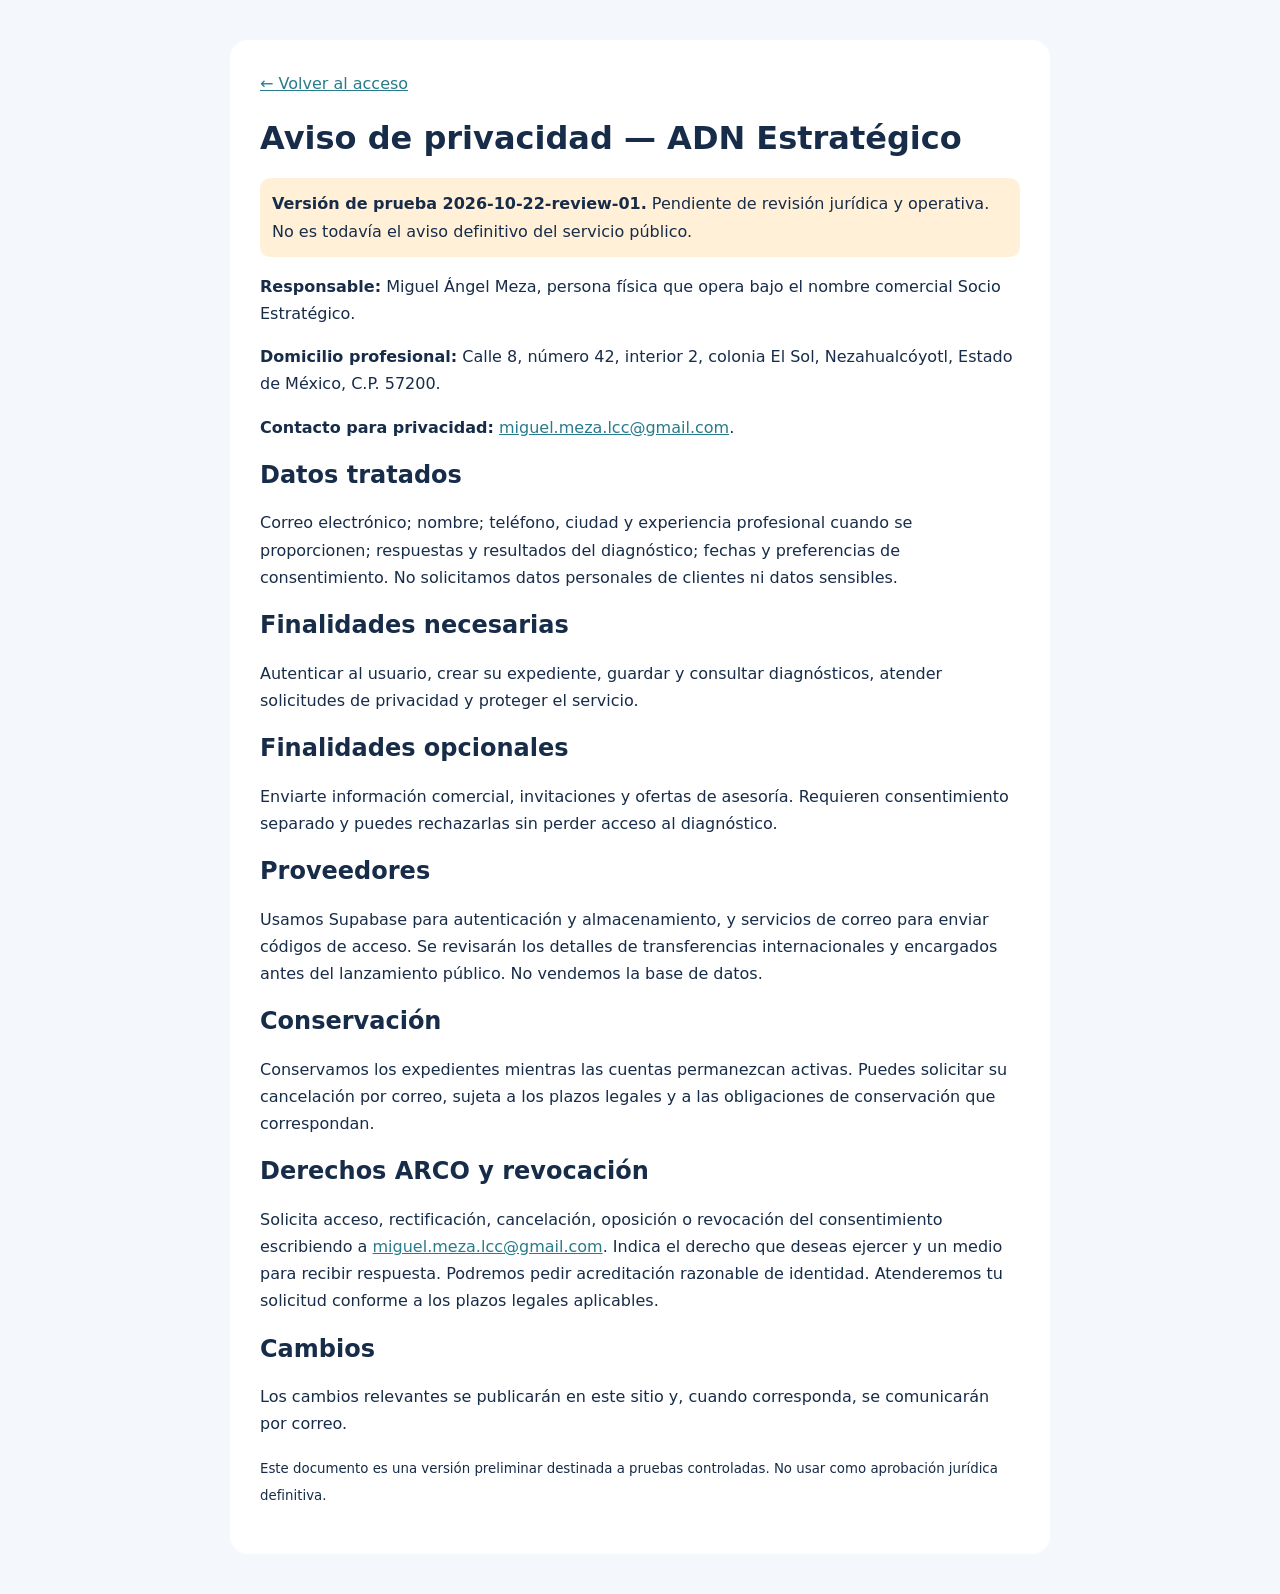
<file: adn-aviso-privacidad.html>
<!doctype html><html lang="es"><head><meta charset="utf-8"><meta name="viewport" content="width=device-width,initial-scale=1"><title>Aviso de privacidad | ADN Estratégico</title><style>body{font:16px/1.7 system-ui,sans-serif;color:#172c49;background:#f4f7fb;margin:0}main{max-width:760px;margin:40px auto;padding:30px;background:white;border-radius:18px}h1,h2{line-height:1.2}a{color:#287b8a}.warning{padding:12px;background:#fff0d7;border-radius:10px}</style></head><body><main><a href="adn-acceso.html">← Volver al acceso</a><h1>Aviso de privacidad — ADN Estratégico</h1><p class="warning"><strong>Versión de prueba 2026-10-22-review-01.</strong> Pendiente de revisión jurídica y operativa. No es todavía el aviso definitivo del servicio público.</p><p><strong>Responsable:</strong> Miguel Ángel Meza, persona física que opera bajo el nombre comercial Socio Estratégico.</p><p><strong>Domicilio profesional:</strong> Calle 8, número 42, interior 2, colonia El Sol, Nezahualcóyotl, Estado de México, C.P. 57200.</p><p><strong>Contacto para privacidad:</strong> <a href="mailto:miguel.meza.lcc@gmail.com">miguel.meza.lcc@gmail.com</a>.</p><h2>Datos tratados</h2><p>Correo electrónico; nombre; teléfono, ciudad y experiencia profesional cuando se proporcionen; respuestas y resultados del diagnóstico; fechas y preferencias de consentimiento. No solicitamos datos personales de clientes ni datos sensibles.</p><h2>Finalidades necesarias</h2><p>Autenticar al usuario, crear su expediente, guardar y consultar diagnósticos, atender solicitudes de privacidad y proteger el servicio.</p><h2>Finalidades opcionales</h2><p>Enviarte información comercial, invitaciones y ofertas de asesoría. Requieren consentimiento separado y puedes rechazarlas sin perder acceso al diagnóstico.</p><h2>Proveedores</h2><p>Usamos Supabase para autenticación y almacenamiento, y servicios de correo para enviar códigos de acceso. Se revisarán los detalles de transferencias internacionales y encargados antes del lanzamiento público. No vendemos la base de datos.</p><h2>Conservación</h2><p>Conservamos los expedientes mientras las cuentas permanezcan activas. Puedes solicitar su cancelación por correo, sujeta a los plazos legales y a las obligaciones de conservación que correspondan.</p><h2>Derechos ARCO y revocación</h2><p>Solicita acceso, rectificación, cancelación, oposición o revocación del consentimiento escribiendo a <a href="mailto:miguel.meza.lcc@gmail.com">miguel.meza.lcc@gmail.com</a>. Indica el derecho que deseas ejercer y un medio para recibir respuesta. Podremos pedir acreditación razonable de identidad. Atenderemos tu solicitud conforme a los plazos legales aplicables.</p><h2>Cambios</h2><p>Los cambios relevantes se publicarán en este sitio y, cuando corresponda, se comunicarán por correo.</p><p><small>Este documento es una versión preliminar destinada a pruebas controladas. No usar como aprobación jurídica definitiva.</small></p></main></body></html>
</file>
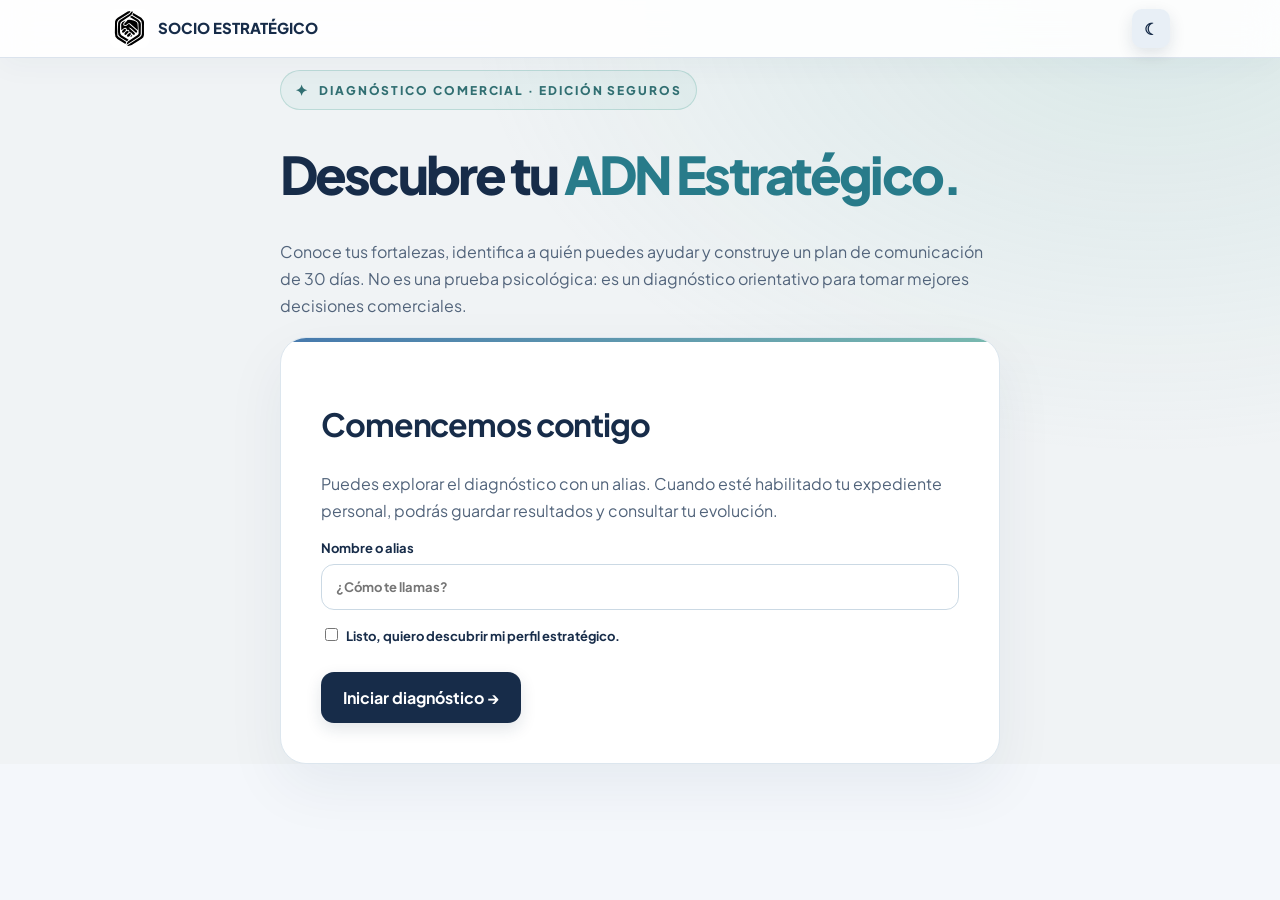
<file: adn-estrategico.html>
<!doctype html><html lang="es"><head><meta charset="utf-8"><meta name="viewport" content="width=device-width,initial-scale=1"><title>ADN Estratégico | Socio Estratégico</title><link rel="icon" href="socio-estrategico-logo.svg"><link rel="preconnect" href="https://fonts.googleapis.com"><link href="https://fonts.googleapis.com/css2?family=Plus+Jakarta+Sans:wght@400;500;600;700;800&display=swap" rel="stylesheet"><style>
:root{font-family:"Plus Jakarta Sans",sans-serif;color:#172c49;background:#f4f7fb}*{box-sizing:border-box}body{margin:0}header{padding:20px max(5%,calc((100% - 1050px)/2));display:flex;align-items:center;justify-content:space-between;border-bottom:1px solid #dbe3ed;background:white}header a{color:#172c49;text-decoration:none;font-weight:800}header img{width:36px;vertical-align:middle;margin-right:9px}main{max-width:850px;margin:50px auto;padding:0 20px}.eyebrow{color:#287b8a;font-size:12px;font-weight:800;letter-spacing:.16em;text-transform:uppercase}h1{font-size:clamp(30px,5vw,52px);letter-spacing:-.055em;line-height:1.12}h2{letter-spacing:-.035em}p{line-height:1.7;color:#52647b}.panel{background:white;border:1px solid #e1e8f0;border-radius:22px;padding:clamp(22px,4vw,40px);box-shadow:0 16px 45px #172c4910;margin-top:26px}.grid{display:grid;grid-template-columns:1fr 1fr;gap:14px}label{font-size:13px;font-weight:700;display:block;margin:10px 0}input{width:100%;padding:14px;border:1px solid #cad5e2;border-radius:10px;font:inherit;margin-top:8px}.btn{background:#172c49;color:white;border:0;border-radius:12px;padding:15px 22px;font:inherit;font-weight:700;cursor:pointer;margin-top:18px}.btn:disabled{opacity:.45;cursor:not-allowed}.secondary{background:#e8eff6;color:#172c49}.options{display:grid;gap:12px}.option{border:1px solid #cfdbe8;border-radius:12px;padding:17px;cursor:pointer;text-align:left;background:white;color:#172c49;font:inherit}.option.selected{border:2px solid #287b8a;background:#e8f5f4}.bar{height:8px;background:#e7edf4;border-radius:8px;overflow:hidden}.bar span{display:block;height:100%;background:#287b8a;transition:width .3s}.row{display:flex;gap:12px;justify-content:space-between;align-items:center;flex-wrap:wrap}.muted{font-size:13px;color:#63758b}.metric{font-size:48px;font-weight:800;color:#287b8a}.pill{display:inline-block;padding:8px 12px;border-radius:20px;background:#e8f5f4;color:#14636a;font-weight:700;font-size:13px}.hide{display:none}ul{line-height:1.9;color:#52647b}@media(max-width:620px){.grid{grid-template-columns:1fr}main{margin:28px auto}}
</style><link rel="stylesheet" href="adn-form-premium.css?v=1"><link rel="stylesheet" href="adn-form-compact.css?v=3"><link rel="stylesheet" href="adn-result-premium.css?v=3"></head><body><header><a href="index.html"><img src="socio-estrategico-logo.svg" alt="">SOCIO ESTRATÉGICO</a><button class="btn secondary" id="theme" style="margin:0">☾</button></header><main><div class="eyebrow">Diagnóstico comercial · Edición seguros</div><h1>Descubre tu <span style="color:#287b8a">ADN Estratégico.</span></h1><p>Conoce tus fortalezas, identifica a quién puedes ayudar y construye un plan de comunicación de 30 días. No es una prueba psicológica: es un diagnóstico orientativo para tomar mejores decisiones comerciales.</p><section class="panel" id="start"><h2>Comencemos contigo</h2><p>Puedes explorar el diagnóstico con un alias. Cuando esté habilitado tu expediente personal, podrás guardar resultados y consultar tu evolución.</p><label>Nombre o alias<input id="name" maxlength="80" placeholder="¿Cómo te llamas?"></label><label><input id="consent" type="checkbox" style="width:auto;margin-right:8px">Listo, quiero descubrir mi perfil estratégico.</label><button class="btn" id="begin">Iniciar diagnóstico →</button></section><section class="panel hide" id="quiz"><div class="row"><span class="eyebrow" id="block"></span><span class="muted" id="count"></span></div><div class="bar"><span id="progress"></span></div><h2 id="question"></h2><div class="options" id="options"></div><div class="row"><button class="btn secondary" id="prev">← Anterior</button><button class="btn" id="next" disabled>Siguiente →</button></div></section><section class="panel hide" id="result"><span class="pill">Tu diagnóstico inicial</span><h2 id="headline"></h2><div class="result-score-card"><div class="metric" id="score"></div><p><strong>Índice de claridad estratégica</strong>Indicador orientativo para identificar oportunidades de desarrollo comercial.</p></div><p class="result-intro" id="description"></p><div class="result-priority" aria-live="polite"><span class="result-priority-label">Tu siguiente paso recomendado</span><strong id="priority-title"></strong><p id="priority-detail"></p></div><div class="result-insights"><div class="result-insight"><h3>Segmento para explorar</h3><p id="segment"></p></div><div class="result-insight"><h3>Canales para poner a prueba</h3><p id="channels"></p></div></div><details class="result-plan"><summary>Tu plan personalizado de 30 días <span>Ver las 4 etapas</span></summary><ul id="personal-plan"></ul></details><p class="muted result-disclaimer">El resultado es una hipótesis inicial; no garantiza ventas ni sustituye investigación de mercado.</p><div class="row result-actions"><button class="btn" id="pdf">Guardar resultado en PDF ↓</button><a class="btn secondary" id="coach" target="_blank" rel="noopener" style="text-decoration:none">Solicitar asesoría ↗</a></div><div class="result-secondary-actions"><button class="btn secondary" id="repeat">Repetir diagnóstico</button><a href="adn-acceso.html">Volver a mi expediente →</a></div><p id="save-status" class="muted" role="status" aria-live="polite"></p></section></main><script src="adn-auth-config.js"></script><script>
const Q=[["¿Qué te motivó a dedicarte a los seguros?",["Proteger a las familias","Construir independencia económica","Enseñar sobre finanzas","Desarrollar relaciones duraderas"]],["¿Qué te genera mayor satisfacción?",["Resolver un problema","Alcanzar una meta","Explicar algo complejo","Ganar confianza"]],["¿Qué quieres que recuerden tus clientes?",["Mi empatía","Mi capacidad de ejecución","Mi claridad","Mi cercanía"]],["¿Qué deseas fortalecer hoy?",["Escucha","Disciplina comercial","Comunicación","Networking"]],["Ante una objeción, ¿qué haces primero?",["Pregunto y escucho","Busco una solución concreta","Explico con ejemplos","Fortalezco la relación"]],["¿Qué actividad disfrutas más?",["Asesorar","Negociar","Educar","Relacionarme"]],["¿Cuál es tu fortaleza principal?",["Empatía","Orientación a resultados","Claridad para explicar","Crear conexiones"]],["¿Cómo inicias una conversación comercial?",["Pregunto por sus necesidades","Planteo un objetivo","Comparto un dato útil","Busco un punto en común"]],["¿Con quién conectas naturalmente?",["Familias con hijos","Emprendedores","Profesionistas","Personas próximas al retiro"]],["¿Qué necesidad te interesa resolver?",["Protección familiar","Continuidad de negocios","Planeación patrimonial","Retiro"]],["¿Qué tanto conoces a ese público?",["Aún no lo conozco","Tengo algunas hipótesis","He hablado con personas de ese segmento","He validado necesidades con clientes"]],["¿Cómo elegiste ese segmento?",["Por intuición","Por recomendaciones","Por mi experiencia","Por investigación y conversaciones"]],["¿Qué formato te resulta más natural?",["Conversaciones individuales","Videos cortos","Artículos y publicaciones","Eventos y comunidades"]],["¿En qué canal ya tienes relaciones?",["WhatsApp","Instagram o TikTok","LinkedIn","Facebook"]],["¿Cómo eliges tus canales?",["Por popularidad","Por comodidad","Por dónde está mi audiencia","Por pruebas y resultados"]],["¿Cuánto tiempo puedes dedicar semanalmente?",["Menos de 2 horas","2 a 4 horas","5 a 7 horas","8 horas o más"]],["¿Qué tan definido está tu cliente ideal?",["Nada definido","Tengo una idea general","Tengo un segmento específico","Tengo un perfil validado"]],["¿Qué tan clara es tu propuesta de valor?",["No la he definido","Es muy general","Puedo explicarla en una frase","La he probado con clientes"]],["¿Cómo evalúas tu estrategia actual?",["No tengo una","Improviso","Tengo un plan","Mido y ajusto periódicamente"]],["¿Qué necesitas para avanzar?",["Encontrar propósito","Definir un segmento","Elegir canales","Crear un plan medible"]]];const $=id=>document.getElementById(id);let answers=Array(20).fill(null),i=0,person="";const blocks=["Propósito y motivación","Estilo comercial","Afinidad con el mercado","Canales y comunicación","Coherencia estratégica"];const profiles=["Consultivo","Orientado a resultados","Educador","Conector"];function show(id){["start","quiz","result"].forEach(x=>$(x).classList.toggle("hide",x!==id))}function render(){const [q,opts]=Q[i];$("block").textContent=blocks[Math.floor(i/4)];$("count").textContent=(i+1)+" / 20";$("progress").style.width=((i+1)/20*100)+"%";$("question").textContent=q;$("options").replaceChildren();opts.forEach((s,k)=>{const b=document.createElement("button");b.className="option"+(answers[i]===k?" selected":"");b.textContent=s;b.onclick=()=>{answers[i]=k;render()};$("options").append(b)});$("prev").disabled=i===0;$("next").disabled=answers[i]===null;$("next").textContent=i===19?"Ver diagnóstico →":"Siguiente →"}$("begin").onclick=()=>{person=$("name").value.trim();if(!person||!$("consent").checked){alert("Para continuar, escribe tu nombre o alias y confirma que deseas iniciar tu diagnóstico estratégico.");return}show("quiz");render()};$("prev").onclick=()=>{if(i>0)i--;render()};$("next").onclick=()=>{if(answers[i]===null)return;if(i<19){i++;render()}else finish()};async function finish(){const counts=[0,0,0,0];answers.slice(0,8).forEach(v=>counts[v]++);let top=counts.indexOf(Math.max(...counts));const levels=[0,33,67,100];const score=Math.round([10,11,14,16,17,18].reduce((s,n)=>s+levels[answers[n]],0)/6);const segments=["familias con hijos","emprendedores","profesionistas","personas próximas al retiro"];const channel=["WhatsApp","Instagram o TikTok","LinkedIn","Facebook"];const style=profiles[top];$("headline").textContent=person+", tu orientación predominante es "+style;$("score").textContent=score+"/100";$("description").textContent=style==="Consultivo"?"Tu fortaleza inicial es escuchar y comprender necesidades.":style==="Orientado a resultados"?"Tu fortaleza inicial es convertir objetivos en acciones concretas.":style==="Educador"?"Tu fortaleza inicial es traducir conceptos complejos a lenguaje útil.":"Tu fortaleza inicial es generar confianza y relaciones."; $("segment").textContent="Explora primero el segmento de "+segments[answers[8]]+". Valida esta hipótesis mediante entrevistas antes de invertir en publicidad.";$("channels").textContent="Prueba "+channel[answers[13]]+" como canal de relación inicial y contrástalo con los hábitos reales de tu segmento. Formato preferido: "+Q[12][1][answers[12]]+".";const gaps=[{title:"Conoce mejor a tu cliente ideal",detail:"Agenda cinco conversaciones con personas de tu segmento y registra necesidades reales antes de diseñar una campaña.",test:()=>answers[10]<2||answers[11]<2||answers[16]<2},{title:"Haz más concreta tu propuesta de valor",detail:"Redacta en una frase a quién ayudas, qué problema resuelves y qué resultado puede esperar. Valídala con tres personas.",test:()=>answers[17]<2},{title:"Convierte tu estrategia en un plan medible",detail:"Define una meta semanal de conversaciones, seguimiento y aprendizaje. Revísala cada viernes para ajustar tus acciones.",test:()=>answers[18]<2},{title:"Valida tu canal de comunicación",detail:"Pregunta a cinco clientes dónde buscan información y contrasta sus respuestas con el canal que elegiste.",test:()=>answers[14]<2},{title:"Fortalece tu constancia comercial",detail:"Reserva dos bloques semanales para prospectar y dar seguimiento; registra cada conversación y su próximo paso.",test:()=>answers[15]<2}];const priority=gaps.find(g=>g.test())||{title:"Optimiza lo que ya estás haciendo",detail:"Documenta qué conversaciones generan mayor interés y prueba un ajuste por semana durante el próximo mes."};$("priority-title").textContent=priority.title;$("priority-detail").textContent=priority.detail;const plans=[
{test:()=>answers[10]<2||answers[11]<2||answers[16]<2,weeks:["Define un segmento concreto y prepara cinco preguntas abiertas sobre sus necesidades de protección.","Entrevista a cinco personas de ese segmento; anota sus preocupaciones sin intentar vender.","Agrupa los hallazgos en tres necesidades frecuentes y redacta un perfil de cliente ideal.","Valida tu perfil con otras tres conversaciones y ajusta tu propuesta según lo aprendido."]},
{test:()=>answers[17]<2,weeks:["Escribe en una frase a quién ayudas, qué necesidad atiendes y cómo aportas valor.","Contrasta esa frase con tres clientes o conocidos; identifica qué palabras generan dudas.","Prepara dos versiones de tu propuesta y pruébalas en cinco conversaciones reales.","Elige la versión más clara, documenta las objeciones y mejora tu mensaje."]},
{test:()=>answers[18]<2,weeks:["Establece una meta semanal realista de conversaciones y seguimientos; anótala en una hoja de control.","Bloquea dos espacios en tu agenda para ejecutar tu plan y registra cada contacto.","Revisa tasas de respuesta y próximos pasos; cambia solo una variable de tu proceso.","Compara resultados con la primera semana y define una rutina comercial sostenible."]},
{test:()=>answers[14]<2,weeks:["Pregunta a cinco personas de tu segmento qué canales utilizan para informarse sobre seguros.","Elige un canal principal y define un mensaje breve adaptado a ese medio.","Comparte dos contenidos útiles y abre cinco conversaciones sin presión comercial.","Revisa respuestas e interés; decide si mantener o cambiar el canal."]},
{test:()=>answers[15]<2,weeks:["Reserva dos bloques de 30 minutos para prospectar y otros dos para seguimiento.","Prepara una lista de diez contactos pertinentes y registra el siguiente paso de cada uno.","Realiza cinco seguimientos con un mensaje de valor y documenta las respuestas.","Evalúa tu constancia, ajusta horarios y establece una meta para el mes siguiente."]}
];const selected=plans.find(p=>p.test());const fallback=["Selecciona un objetivo comercial concreto y define cómo medirlo.","Conversar con cinco personas de tu segmento para detectar necesidades nuevas.","Prueba dos mensajes o formatos y registra la respuesta de cada uno.","Revisa los aprendizajes, ajusta una variable y repite tu diagnóstico."];const steps=selected?.weeks||fallback;const planRoot=$("personal-plan");planRoot.replaceChildren();steps.forEach((step,index)=>{const li=document.createElement("li");li.textContent="Semana "+(index+1)+": "+step;planRoot.append(li)});$("coach").href="https://wa.me/525512330537?text="+encodeURIComponent("Hola Miguel, terminé ADN Estratégico. Mi perfil es "+style+" y mi índice inicial fue "+score+"/100. Me interesa una sesión de coaching.");show("result");const status=$("save-status");status.textContent="";try{const cfg=window.ADN_AUTH_CONFIG;if(!cfg?.url||!cfg?.publishableKey){status.textContent="Resultado de prueba: no se guardó.";return}const {createClient}=await import("https://cdn.jsdelivr.net/npm/@supabase/supabase-js@2/+esm");const db=createClient(cfg.url,cfg.publishableKey,{auth:{persistSession:true,autoRefreshToken:true,detectSessionInUrl:false}});const {data:{user}}=await db.auth.getUser();if(!user){status.textContent="Resultado de prueba. Para guardar futuros diagnósticos, inicia sesión en Mi expediente.";return}const {data:profile,error:pe}=await db.from("adn_participants").select("user_id").eq("user_id",user.id).maybeSingle();if(pe||!profile){status.textContent="Tu resultado aún no se guardó: falta completar el registro con aviso de privacidad.";return}const payload={user_id:user.id,questionnaire_version:"seguros-1",answers:answers.map((answer,question)=>({question,answer})),results:{profile:style,score,segment:segments[answers[8]],channel:channel[answers[13]],priority:priority.title,plan:steps}};const {error}=await db.from("adn_diagnostics").insert(payload);status.textContent=error?"No se pudo guardar el resultado. Conserva una copia en PDF.":"Diagnóstico guardado en tu expediente."}catch(e){console.error("Error guardando diagnóstico",e);status.textContent="No se pudo guardar el resultado. Conserva una copia en PDF."}} $("pdf").onclick=()=>window.print();$("repeat").onclick=()=>{answers=Array(20).fill(null);i=0;show("quiz");render()};$("theme").onclick=()=>{document.body.classList.toggle("dark");const dark=document.body.classList.contains("dark");document.body.style.background=dark?"#0d1c2c":"#f4f7fb";document.body.style.color=dark?"#edf5ff":"#172c49";document.querySelectorAll(".panel").forEach(p=>{p.style.removeProperty("background");p.style.removeProperty("color")})};</script><style>@media print{header,.btn,#start,#quiz{display:none!important}body{background:white!important;color:#172c49!important}main{margin:0}.panel{box-shadow:none;border:0}}</style></body></html>
</file>
<file: adn-form-premium.css>
:root{--adn-navy:#172c49;--adn-mint:#79b9af;--adn-line:#dce6ee;--adn-ink:#172c49;--adn-surface:#fff;--adn-subtle:#f2f7f8}
body{background:radial-gradient(ellipse at 90% 0%,rgba(121,185,175,.19),transparent 42%),#f0f3f5;color:var(--adn-ink)}
header{position:sticky;top:0;z-index:5;background:rgba(255,255,255,.91);backdrop-filter:blur(16px);box-shadow:0 8px 30px #172c4909}
main{max-width:910px}main>h1{font-weight:800}main>.eyebrow{display:inline-flex;align-items:center;gap:9px;padding:9px 14px;border:1px solid #79b9af60;border-radius:999px;background:#79b9af18;color:#316f72}
main>.eyebrow:before{content:'✦';font-size:15px}
.panel{position:relative;overflow:hidden;border:1px solid var(--adn-line);background:var(--adn-surface);border-radius:26px;box-shadow:0 22px 60px #172c4910;animation:adnAppear .45s ease both}
.panel:before{content:'';position:absolute;top:0;left:0;right:0;height:4px;background:linear-gradient(90deg,#4679ad,#79b9af)}
.panel h2{font-size:clamp(24px,3vw,32px);line-height:1.2}
.btn{border-radius:13px;transition:transform .2s ease,box-shadow .2s ease,background .2s ease;box-shadow:0 6px 16px #172c4920}
.btn:hover:not(:disabled){transform:translateY(-2px);box-shadow:0 12px 24px #172c4928}
.btn:active:not(:disabled){transform:translateY(0)}
.btn:focus-visible,.option:focus-visible,input:focus-visible{outline:3px solid #79b9af;outline-offset:3px}
.option{position:relative;min-height:74px;padding:20px 55px 20px 23px;border-radius:17px;border:1px solid #d7e3ea;background:linear-gradient(145deg,#fff,#f9fcfd);box-shadow:0 5px 15px #172c4908;font-weight:600;transition:transform .2s ease,border-color .2s ease,box-shadow .2s ease,background .2s ease;animation:adnOption .35s ease both}
.option:nth-child(2){animation-delay:45ms}.option:nth-child(3){animation-delay:90ms}.option:nth-child(4){animation-delay:135ms}
.option:before{content:'';position:absolute;right:19px;top:50%;transform:translateY(-50%);width:22px;height:22px;border-radius:50%;border:2px solid #b8c9d7;background:white}
.option:hover{transform:translateY(-2px);border-color:#79b9af;box-shadow:0 12px 26px #172c4918}
.option.selected{border:2px solid #368a82;background:linear-gradient(120deg,#e8f6f2,#f7fcfa);box-shadow:0 8px 24px #79b9af33}
.option.selected:before{content:'✓';display:grid;place-items:center;background:#368a82;color:white;border-color:#368a82;font-size:14px;font-weight:800}
.bar{height:10px;margin:19px 0 29px;background:#e3ebf1}.bar span{background:linear-gradient(90deg,#4679ad,#79b9af);transition:width .45s cubic-bezier(.2,.8,.2,1)}
#question{font-size:clamp(23px,3.6vw,32px);margin:0 0 26px}
#quiz .row:last-child{margin-top:25px}
#result .metric{font-size:clamp(46px,7vw,70px);letter-spacing:-.06em;color:#32847d}
#result .pill{border:1px solid #79b9af80}
input:not([type=checkbox]){background:var(--adn-surface);border:1px solid #cbd9e4;border-radius:13px;transition:border-color .2s,box-shadow .2s}
input:not([type=checkbox]):focus{border-color:#79b9af;box-shadow:0 0 0 4px #79b9af22}
body.dark{--adn-ink:#edf5ff;--adn-surface:#182b41;--adn-line:#37516a;--adn-subtle:#233b51;background:radial-gradient(ellipse at 85% 0%,#79b9af19,transparent 45%),#0d1c2c;color:#edf5ff}
body.dark header{background:#14263bea;border-color:#37516a}body.dark header a{color:#edf5ff}body.dark .panel{background:#182b41;color:#edf5ff}body.dark p,body.dark ul,body.dark .muted{color:#c1d0dc}body.dark .option{background:#21374e;color:#edf5ff;border-color:#48647b}body.dark .option.selected{background:#214c51;border-color:#79b9af}body.dark input:not([type=checkbox]){background:#233b51;color:#edf5ff}body.dark .secondary{background:#31485e;color:#edf5ff}
@keyframes adnAppear{from{opacity:0;transform:translateY(14px)}to{opacity:1;transform:translateY(0)}}@keyframes adnOption{from{opacity:0;transform:translateY(9px)}to{opacity:1;transform:translateY(0)}}
@media(max-width:620px){.panel{padding:23px 18px;border-radius:20px}.option{padding:17px 49px 17px 17px;min-height:67px}#quiz .row:last-child{gap:8px}}
@media(prefers-reduced-motion:reduce){*,*:before,*:after{animation:none!important;transition:none!important;scroll-behavior:auto!important}}
@media print{body{background:white!important}.panel{box-shadow:none!important;animation:none!important}}
</file>
<file: adn-form-compact.css>
/* Compactación del cuestionario: desktop y móvil */
@media screen and (min-width: 621px){
main{margin:18px auto 32px;max-width:880px}
#quiz.panel{margin-top:12px;padding:20px 28px 22px;border-radius:20px}
#quiz .row:first-child{margin-bottom:5px}
#quiz .eyebrow{font-size:11px;letter-spacing:.12em}
#quiz .bar{height:7px;margin:10px 0 18px}
#question{font-size:clamp(22px,2.4vw,28px);line-height:1.25;margin:0 0 17px}
#quiz .options{gap:8px}
#quiz .option{min-height:49px;padding:11px 48px 11px 17px;border-radius:12px;font-size:15px;line-height:1.35}
#quiz .option:before{right:16px;width:19px;height:19px}
#quiz .row:last-child{margin-top:15px}
#quiz .btn{padding:11px 17px;margin-top:0;font-size:14px}
}
@media screen and (max-width:620px){
main{margin:16px auto;padding:0 13px}
#quiz.panel{margin-top:12px;padding:18px 16px;border-radius:17px}
#quiz .bar{height:7px;margin:10px 0 17px}
#question{font-size:clamp(21px,5.3vw,26px);line-height:1.3;margin:0 0 17px}
#quiz .options{gap:9px}
#quiz .option{min-height:53px;padding:12px 45px 12px 14px;font-size:14px}
#quiz .row:last-child{margin-top:14px}
#quiz .btn{margin-top:0;padding:11px 13px;font-size:13px}
}

/* Versión compacta v2: pregunta y respuestas visibles sin desplazamiento excesivo */
header{padding:9px max(3%,calc((100% - 1060px)/2));min-height:58px}
header a{display:inline-flex;align-items:center;gap:9px;font-size:15px;line-height:1.1}
header img{width:39px;height:39px;object-fit:contain;vertical-align:middle;margin:0;background:white;border-radius:8px;padding:2px}
header #theme{padding:9px 12px;border-radius:10px;min-height:36px}
main{max-width:760px;margin:12px auto 26px}
main:has(#quiz:not(.hide))>.eyebrow,main:has(#quiz:not(.hide))>h1,main:has(#quiz:not(.hide))>p{display:none}
#start,#result{margin-top:18px}
#quiz.panel{margin-top:4px;padding:17px 21px 17px;border-radius:16px}
#quiz .row:first-child{margin-bottom:0}
#quiz .eyebrow{font-size:10px;letter-spacing:.10em}
#quiz .muted{font-size:12px}
#quiz .bar{height:5px;margin:8px 0 14px}
#question{font-size:clamp(19px,2vw,24px);line-height:1.25;margin:0 0 13px;letter-spacing:-.02em}
#quiz .options{gap:7px}
#quiz .option{min-height:42px;padding:9px 41px 9px 14px;border-radius:10px;font-size:14px;line-height:1.3;box-shadow:0 2px 8px #172c4908}
#quiz .option:before{right:14px;width:17px;height:17px;border-width:1.5px}
#quiz .row:last-child{margin-top:12px}
#quiz .btn{padding:9px 14px;margin-top:0;font-size:13px}
@media(max-width:620px){
header{padding:9px 13px}
header a{font-size:12px;gap:6px}
header img{width:34px;height:34px}
main{margin:8px auto;padding:0 10px}
#quiz.panel{margin-top:4px;padding:14px 12px 15px;border-radius:14px}
#question{font-size:19px;margin-bottom:13px}
#quiz .options{gap:7px}
#quiz .option{min-height:45px;padding:10px 39px 10px 12px;font-size:13px}
#quiz .row:last-child{margin-top:12px}
}

/* v3: respuestas en dos columnas para evitar cortes en pantallas de escritorio */
@media screen and (min-width:760px){
#quiz .options{display:grid;grid-template-columns:repeat(2,minmax(0,1fr));gap:10px 12px}
#quiz .option{min-height:62px;padding:13px 44px 13px 16px;display:flex;align-items:center;font-size:14px}
#quiz.panel{max-width:820px;margin:10px auto 0;padding:18px 24px}
#quiz .bar{margin:9px 0 16px}
#question{font-size:clamp(21px,2vw,26px);margin-bottom:17px}
#quiz .row:last-child{margin-top:16px}
}
@media screen and (min-width:760px) and (max-height:720px){
header{min-height:48px;padding-top:5px;padding-bottom:5px}
header img{width:31px;height:31px}
main{margin-top:6px}
#quiz.panel{padding:13px 20px}
#quiz .option{min-height:53px;padding-top:9px;padding-bottom:9px}
#quiz .bar{margin:6px 0 12px}
#question{margin-bottom:12px;font-size:21px}
}
</file>
<file: adn-result-premium.css>
/* ADN Estratégico · Resultados premium */
#result.panel{max-width:820px;margin:12px auto 35px;padding:clamp(20px,4vw,36px);border-radius:24px}
#result .pill{display:inline-flex;align-items:center;gap:8px;padding:8px 13px;background:#79b9af24;border:1px solid #79b9af77;color:#276e70;font-size:11px;letter-spacing:.08em;text-transform:uppercase}
#result .pill:before{content:'✦';font-size:15px}
#result #headline{font-size:clamp(25px,4vw,38px);line-height:1.16;letter-spacing:-.045em;margin:17px 0 20px}
#result .result-score-card{display:grid;grid-template-columns:128px 1fr;align-items:center;gap:24px;background:linear-gradient(120deg,#f0f6fa,#e9f5f1);border:1px solid #cce3e3;border-radius:20px;padding:22px;margin:0 0 22px}
#result .result-score-card .metric{display:grid;place-items:center;width:116px;height:116px;border-radius:50%;background:radial-gradient(closest-side,#fff 81%,transparent 83%),conic-gradient(#4679ad,#79b9af,#4679ad);font-size:32px;font-weight:800;letter-spacing:-.05em;color:#172c49;box-shadow:0 6px 20px #172c4910}
#result .result-score-card p{margin:0;font-size:14px;line-height:1.5;color:#48627a}
#result .result-score-card strong{display:block;color:#172c49;font-size:17px;margin-bottom:5px}
#result .result-intro{font-size:15px;line-height:1.75}
#result .result-insights{display:grid;grid-template-columns:repeat(2,minmax(0,1fr));gap:14px;margin:22px 0}
#result .result-insight{border:1px solid #dce6ee;background:#f9fbfc;border-radius:16px;padding:18px}
#result .result-insight h3{font-size:15px;margin:0 0 8px;color:#172c49}
#result .result-insight h3:before{content:'◆';color:#79b9af;margin-right:8px;font-size:12px}
#result .result-insight p{font-size:14px;line-height:1.6;margin:0}
#result .result-plan{background:#f8fafc;border:1px solid #dce6ee;border-radius:18px;padding:20px;margin:20px 0}
#result .result-plan h3{margin:0 0 12px;font-size:19px}
#result .result-plan ul{list-style:none;counter-reset:weeks;padding:0;margin:0;display:grid;gap:10px}
#result .result-plan li{counter-increment:weeks;position:relative;padding:11px 12px 11px 52px;border-radius:12px;background:white;border:1px solid #e1e9ef;font-size:13px;line-height:1.6}
#result .result-plan li:before{content:counter(weeks);position:absolute;left:12px;top:50%;transform:translateY(-50%);display:grid;place-items:center;width:27px;height:27px;border-radius:9px;background:#79b9af30;color:#245d65;font-weight:800}
#result .row{display:flex;flex-wrap:wrap;gap:10px}
#result .row .btn{margin:0;padding:11px 15px;font-size:13px}
#result .result-disclaimer{font-size:12px;line-height:1.6}
body.dark #result .result-score-card,body.dark #result .result-insight,body.dark #result .result-plan{background:#20384d;border-color:#456074}
body.dark #result .result-score-card strong,body.dark #result .result-insight h3{color:#eaf4fc}
body.dark #result .result-score-card p{color:#c7d5e0}
body.dark #result .result-plan li{background:#182d40;border-color:#456074;color:#eaf4fc}
@media(max-width:620px){#result.panel{padding:19px 15px}#result .result-score-card{grid-template-columns:92px 1fr;gap:14px;padding:15px}#result .result-score-card .metric{width:86px;height:86px;font-size:25px}#result .result-insights{grid-template-columns:1fr}#result .result-plan{padding:14px}}
@media print{header,#result .row,#result #save-status{display:none!important}#result.panel{box-shadow:none;border:0;padding:0}#result .result-score-card,#result .result-plan,#result .result-insight{break-inside:avoid}}

/* Resultados minimalistas · v2 */
#result.panel{max-width:760px;padding:clamp(22px,4vw,38px);border-radius:22px}
#result .pill{border:0;background:transparent;padding:0;color:#347f83;letter-spacing:.14em;font-size:10px}
#result .pill:before{content:'';display:none}
#result #headline{max-width:600px;font-size:clamp(26px,3.5vw,34px);line-height:1.19;margin:14px 0 19px}
#result .result-score-card{display:flex;align-items:center;gap:23px;background:transparent;border:0;border-top:1px solid #e2eaf1;border-bottom:1px solid #e2eaf1;border-radius:0;padding:19px 0;margin:0 0 19px}
#result .result-score-card .metric{display:block;width:auto;height:auto;border-radius:0;background:none;box-shadow:none;font-size:clamp(34px,4.5vw,46px);color:#328b83;line-height:1.15;white-space:nowrap}
#result .result-score-card strong{font-size:13px;margin-bottom:4px}
#result .result-score-card p{font-size:12px;line-height:1.55;max-width:290px}
#result .result-intro{font-size:14px;line-height:1.65;color:#52647b;margin:0 0 23px}
#result .result-insights{grid-template-columns:repeat(2,minmax(0,1fr));gap:26px;margin:0 0 24px}
#result .result-insight{background:transparent;border:0;border-left:2px solid #79b9af;border-radius:0;padding:2px 0 2px 14px}
#result .result-insight h3{font-size:13px;margin:0 0 7px}
#result .result-insight h3:before{display:none}
#result .result-insight p{font-size:13px;line-height:1.65;color:#52647b}
#result .result-plan{background:transparent;border:1px solid #dce6ee;border-radius:13px;padding:0;margin:0 0 20px}
#result .result-plan summary{cursor:pointer;list-style:none;display:flex;justify-content:space-between;align-items:center;gap:12px;padding:15px 17px;font-size:14px;font-weight:700}
#result .result-plan summary::-webkit-details-marker{display:none}
#result .result-plan summary span{color:#3d8887;font-size:11px;font-weight:600}
#result .result-plan[open] summary{border-bottom:1px solid #e2eaf1}
#result .result-plan ul{padding:13px;gap:7px}
#result .result-plan li{padding:8px 10px 8px 45px;font-size:12px;box-shadow:none}
#result .result-plan li:before{left:10px}
#result .result-disclaimer{margin:0 0 18px;color:#718397;font-size:11px}
#result .result-actions{justify-content:flex-start;gap:9px;margin:0 0 12px}
#result .result-actions .btn{font-size:12px;padding:11px 15px}
#result .result-secondary-actions{display:flex;align-items:center;gap:20px;flex-wrap:wrap;margin-top:3px}
#result .result-secondary-actions .btn{background:transparent!important;box-shadow:none!important;border:0!important;color:#52647b!important;padding:4px 0!important;font-size:12px}
#result .result-secondary-actions a{font-size:12px;color:#347f83;text-decoration:none;font-weight:700}
#result #save-status{font-size:12px}
body.dark #result .result-score-card{background:transparent;border-color:#456074}
body.dark #result .result-insight{background:transparent;border-color:#79b9af}
body.dark #result .result-insight p,body.dark #result .result-intro{color:#c7d5e0}
body.dark #result .result-plan{background:transparent}
body.dark #result .result-secondary-actions .btn{color:#c7d5e0!important}
@media(max-width:620px){#result .result-score-card{gap:15px;padding:15px 0}#result .result-score-card .metric{font-size:32px}#result .result-insights{grid-template-columns:1fr;gap:17px}#result .result-plan summary{padding:13px}#result .result-actions{flex-wrap:wrap}}
@media print{#result .result-plan ul{display:grid!important}#result .result-plan summary span{display:none}}

/* Recomendación prioritaria sin añadir saturación */
#result .result-priority{padding:16px 19px;border-left:3px solid #79b9af;background:#f4f9f8;border-radius:0 13px 13px 0;margin:0 0 23px}
#result .result-priority-label{display:block;color:#39817d;font-size:10px;font-weight:800;text-transform:uppercase;letter-spacing:.12em;margin-bottom:7px}
#result .result-priority strong{display:block;color:#172c49;font-size:16px;line-height:1.4;margin-bottom:5px}
#result .result-priority p{font-size:13px;line-height:1.6;color:#52647b;margin:0}
body.dark #result .result-priority{background:#20384d}
body.dark #result .result-priority strong{color:#edf5ff}
body.dark #result .result-priority p{color:#c7d5e0}
</file>
